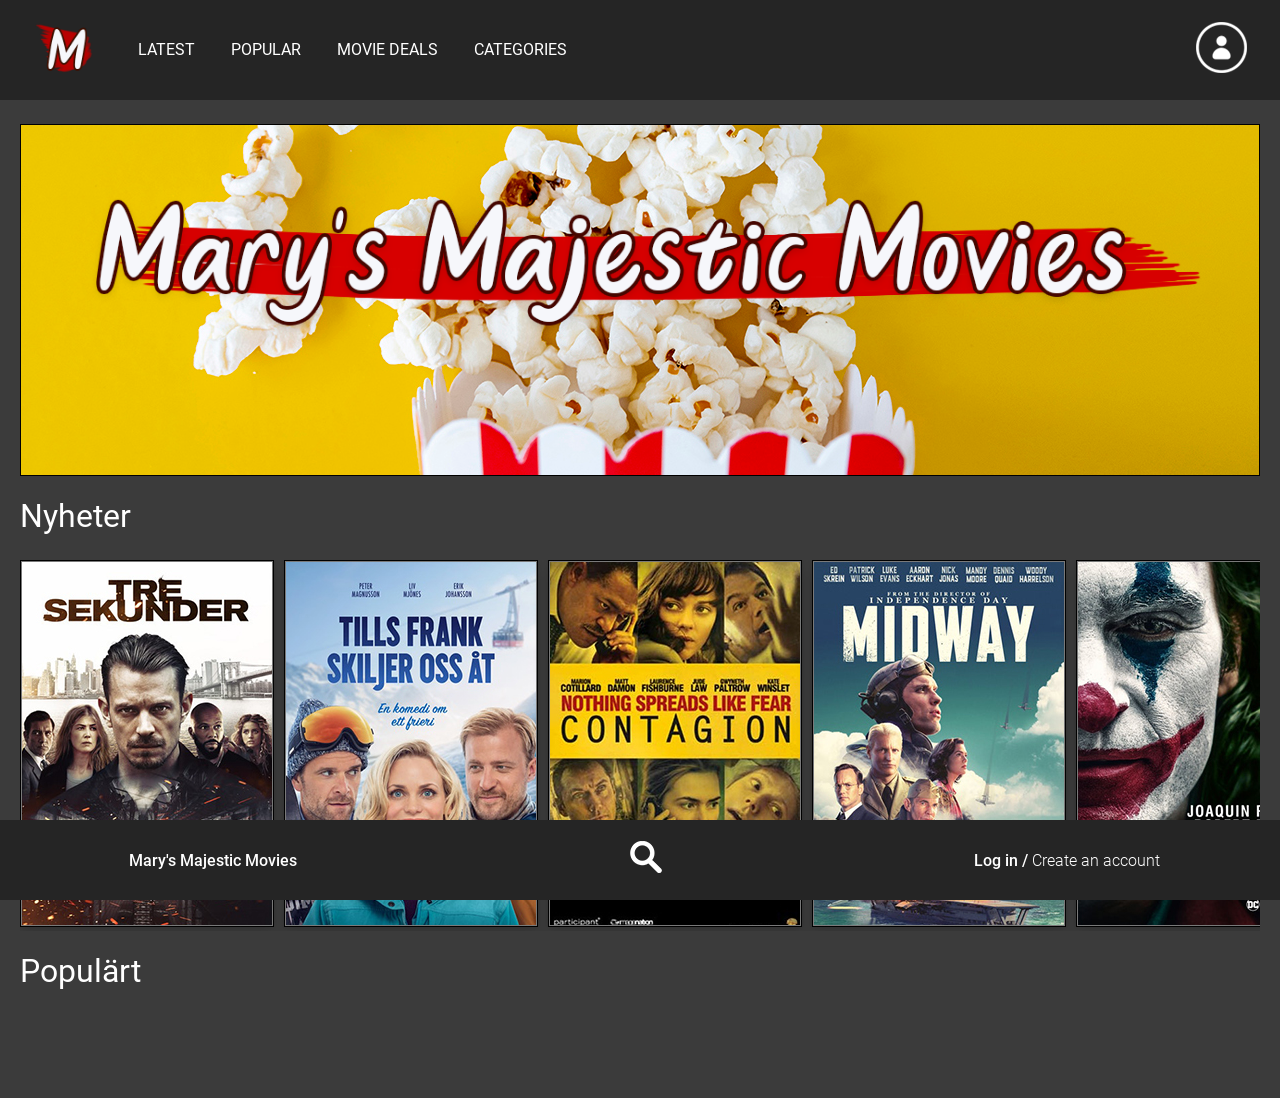
<file: MarysMajesticMovies/Design drafts/index.html>
<!DOCTYPE html>
<html lang="en" xmlns="http://www.w3.org/1999/xhtml">
<head>

  <title>Mary's Majestic Movies</title>
  <script type="text/javascript" src="script.js"></script>
   <link href="style.css" rel="stylesheet" type="text/css">
   <meta charset="UTF-8" name="viewport" content="user-scalable=no">
</head>
  <body id="mainpagebody" onload="document.body.style.opacity='1'">

    <header>
      <img src="logosmall.png" class="logo-small">
      <div class="menu">
        <button class="menubutton" onclick="maincontent.location.href='content.html';document.getElementById('maincontent').frameBorder=0" type="button" value="NYHETER">LATEST</button>
        <button class="menubutton" onclick="maincontent.location.href='popular.html';document.getElementById('maincontent').frameBorder=0" type="button" value="POPULAR">POPULAR</button>
        <button class="menubutton" onclick="maincontent.location.href='offers.html';document.getElementById('maincontent').frameBorder=0" type="button" value="MOVIE DEALS">MOVIE DEALS</button>
        <button class="menubutton">CATEGORIES</button>
      </div>

      <button class="userpanel" onclick="document.getElementById('id01').style.display='block'"></button>

    </header>
    <section>
      <iframe name="maincontent" class="content" src="content.html" frameborder="0" onload="this.style.visibility = 'visible';">
    <p>Your browser does not support iframes.</p>
  </iframe>
    </section>
    <footer>
      <div class="footertitle">Mary's Majestic Movies</div>
        <div class="footersearch">
          <form>
            <input class="search" type="text" name="search">
          </form>
        </div>
      <div class="footeruser">Log in / <a href="register.html" target="maincontent">Create an account</a></div>
    </footer>
  </body>
</html>
</file>
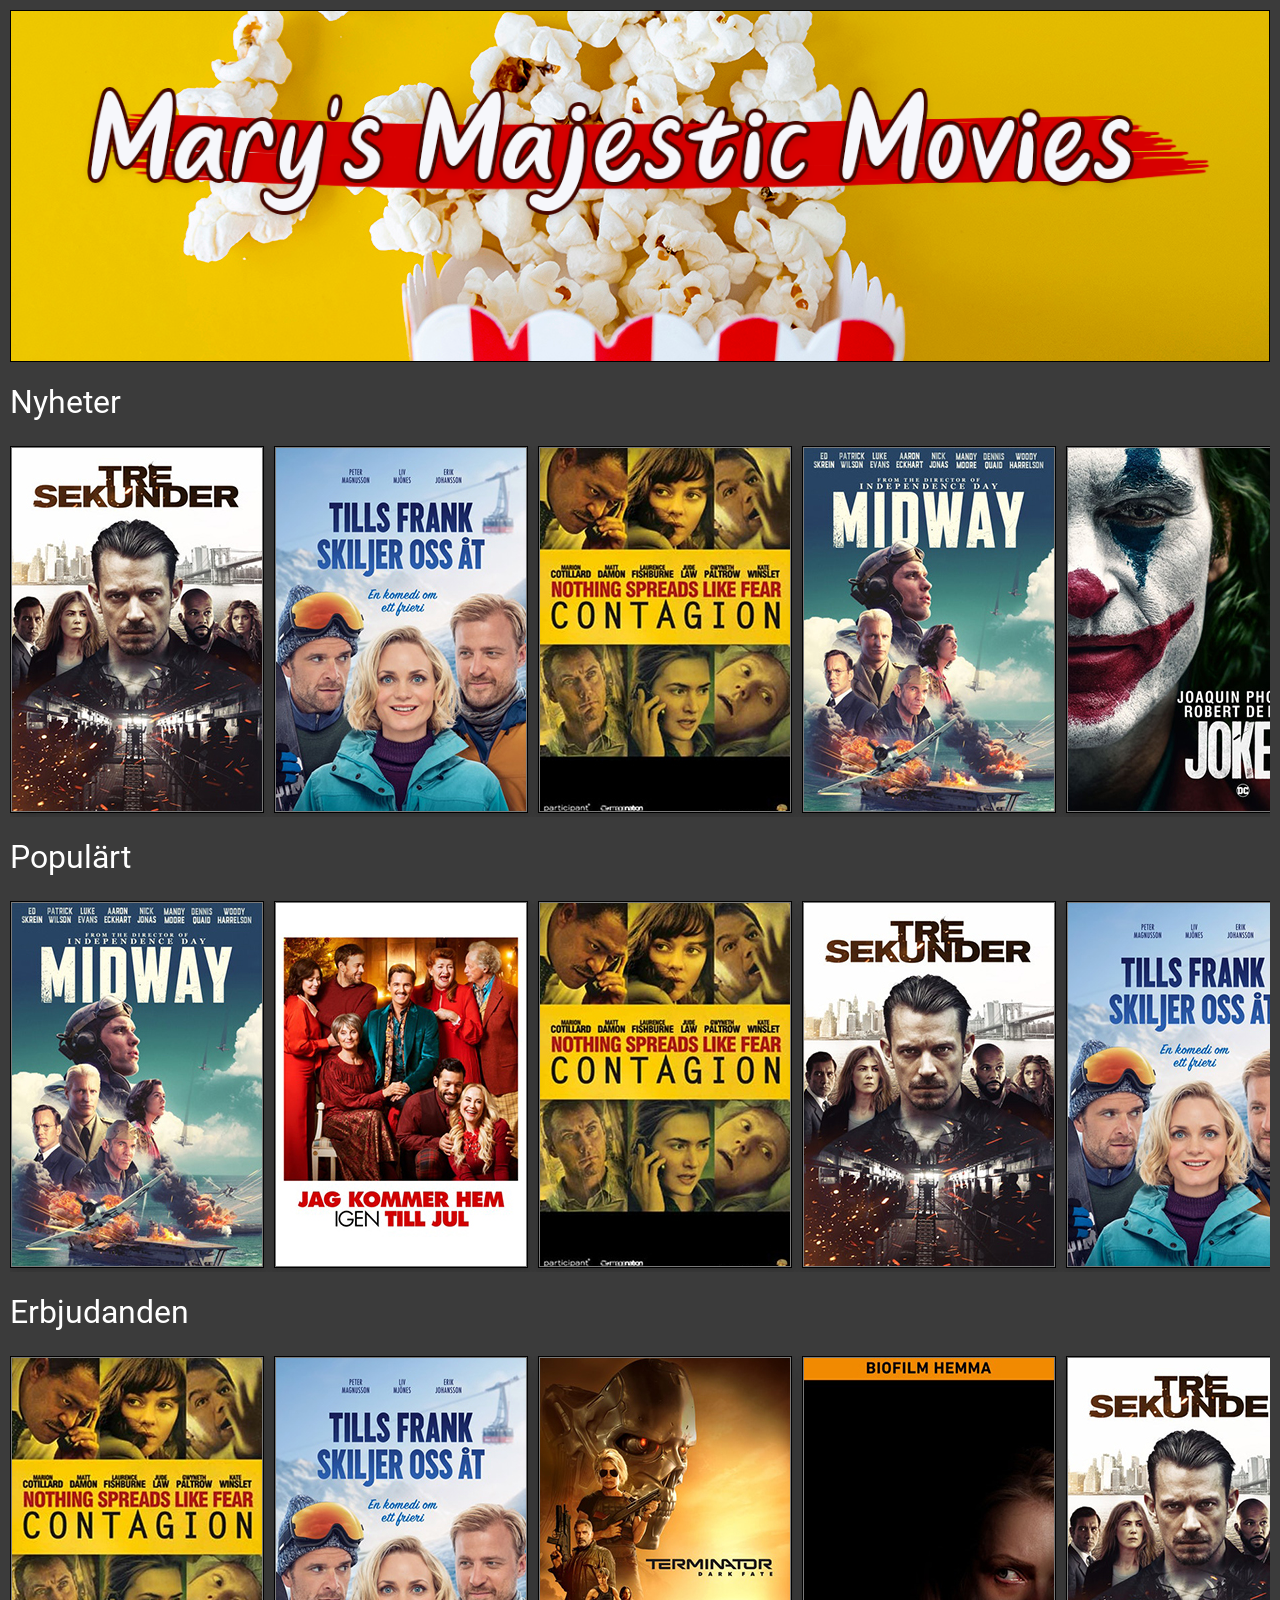
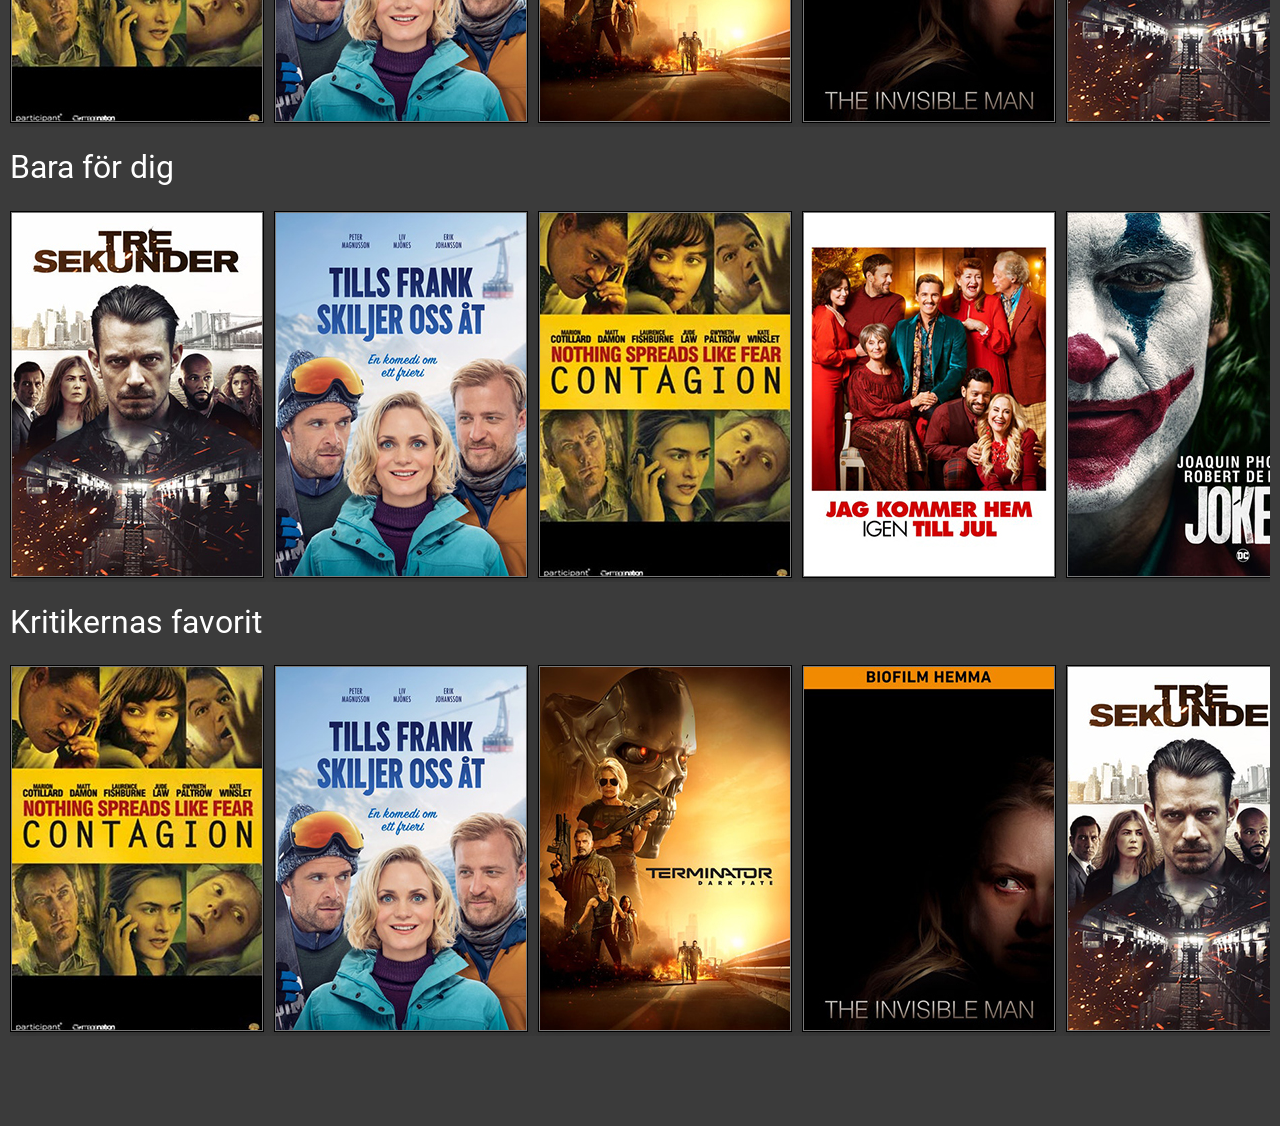
<file: MarysMajesticMovies/Design drafts/content.html>
<!DOCTYPE html>
<html lang="en" xmlns="http://www.w3.org/1999/xhtml">
<head>
  <link href="style.css" rel="stylesheet" type="text/css">
</head>
<body id="mainpagebody">
  <div class="content">
<div class="banner"><img class="logo" src="logo.png"></div>
<h1>Nyheter</h1>
  <div class="scroll">
    <div class="movies">
      <div><img class="movie" src="Filmer/5.jpg"></div>
      <div><img class="movie" src="Filmer/4.jpg"></div>
      <div><img class="movie" src="Filmer/2.jpg"></div>
      <div><img class="movie" src="Filmer/8.jpg"></div>
      <div><img class="movie" src="Filmer/3.jpg"></div>
      <div><img class="movie" src="Filmer/1.jpg"></div>
      <div><img class="movie" src="Filmer/6.jpg"></div>
      <div><img class="movie" src="Filmer/7.jpg"></div>
    </div>
</div>
<h1>Populärt</h1>
<div class="scroll">
  <div class="movies">
    <div><img class="movie" src="Filmer/8.jpg"></div>
    <div><img class="movie" src="Filmer/7.jpg"></div>
    <div><img class="movie" src="Filmer/2.jpg"></div>
    <div><img class="movie" src="Filmer/5.jpg"></div>
    <div><img class="movie" src="Filmer/4.jpg"></div>
    <div><img class="movie" src="Filmer/6.jpg"></div>
    <div><img class="movie" src="Filmer/3.jpg"></div>
    <div><img class="movie" src="Filmer/1.jpg"></div>
  </div>
</div>
<h1>Erbjudanden</h1>
<div class="scroll">
  <div class="movies">
    <div><img class="movie" src="Filmer/2.jpg"></div>
    <div><img class="movie" src="Filmer/4.jpg"></div>
    <div><img class="movie" src="Filmer/6.jpg"></div>
    <div><img class="movie" src="Filmer/1.jpg"></div>
    <div><img class="movie" src="Filmer/5.jpg"></div>
    <div><img class="movie" src="Filmer/7.jpg"></div>
    <div><img class="movie" src="Filmer/8.jpg"></div>
    <div><img class="movie" src="Filmer/3.jpg"></div>
  </div>
</div>
<h1>Bara för dig</h1>
<div class="scroll">
  <div class="movies">
    <div><img class="movie" src="Filmer/5.jpg"></div>
    <div><img class="movie" src="Filmer/4.jpg"></div>
    <div><img class="movie" src="Filmer/2.jpg"></div>
    <div><img class="movie" src="Filmer/7.jpg"></div>
    <div><img class="movie" src="Filmer/3.jpg"></div>
    <div><img class="movie" src="Filmer/1.jpg"></div>
    <div><img class="movie" src="Filmer/6.jpg"></div>
    <div><img class="movie" src="Filmer/7.jpg"></div>
  </div>
</div>
<h1>Kritikernas favorit</h1>
<div class="scroll">
  <div class="movies">
    <div><img class="movie" src="Filmer/2.jpg"></div>
    <div><img class="movie" src="Filmer/4.jpg"></div>
    <div><img class="movie" src="Filmer/6.jpg"></div>
    <div><img class="movie" src="Filmer/1.jpg"></div>
    <div><img class="movie" src="Filmer/5.jpg"></div>
    <div><img class="movie" src="Filmer/7.jpg"></div>
    <div><img class="movie" src="Filmer/8.jpg"></div>
    <div><img class="movie" src="Filmer/3.jpg"></div>
  </div>
</div>
<div id="myModal" class="modal" style="display: none;">
  <iframe src="movieinfo.html" margin="auto" width="100%" height="100%" border="0" frameborder="0">
    <p>Your browser does not support iframes.</p>
</iframe>
</div>
</body>
</html>
</file>
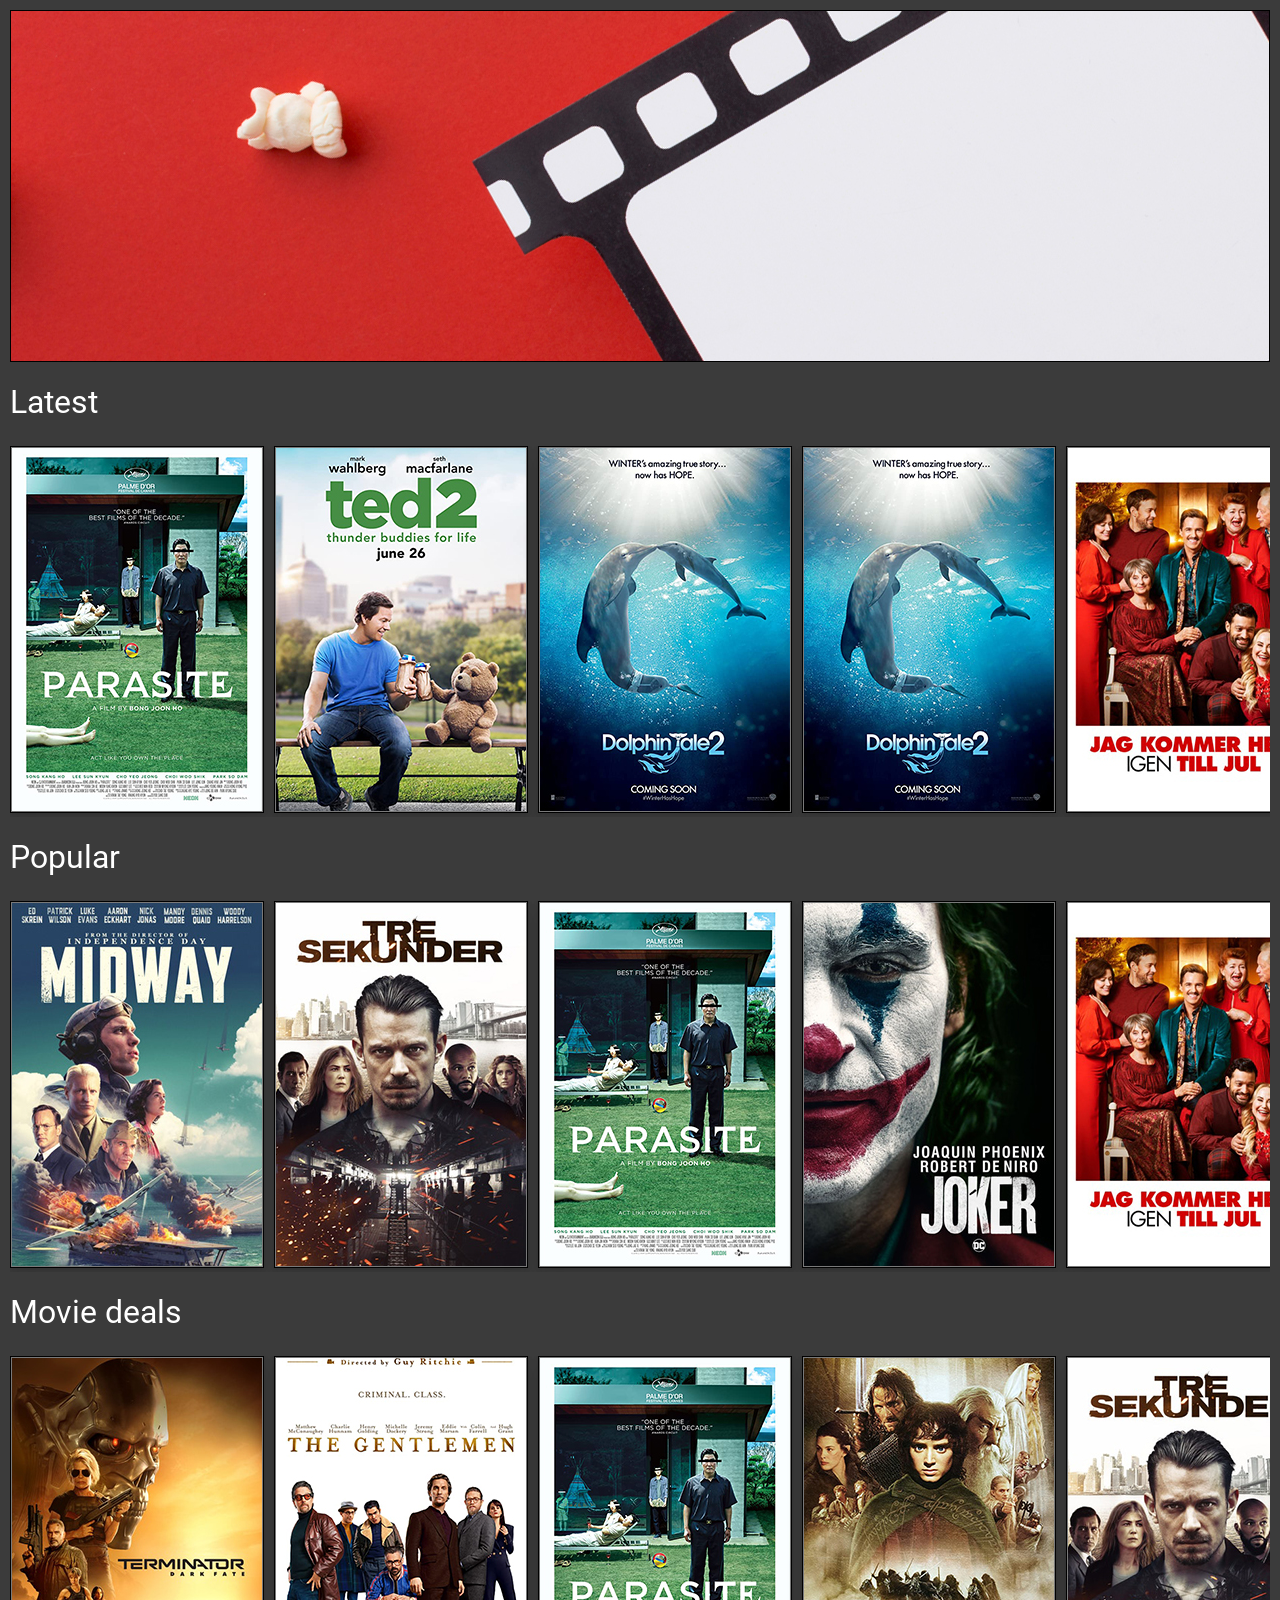
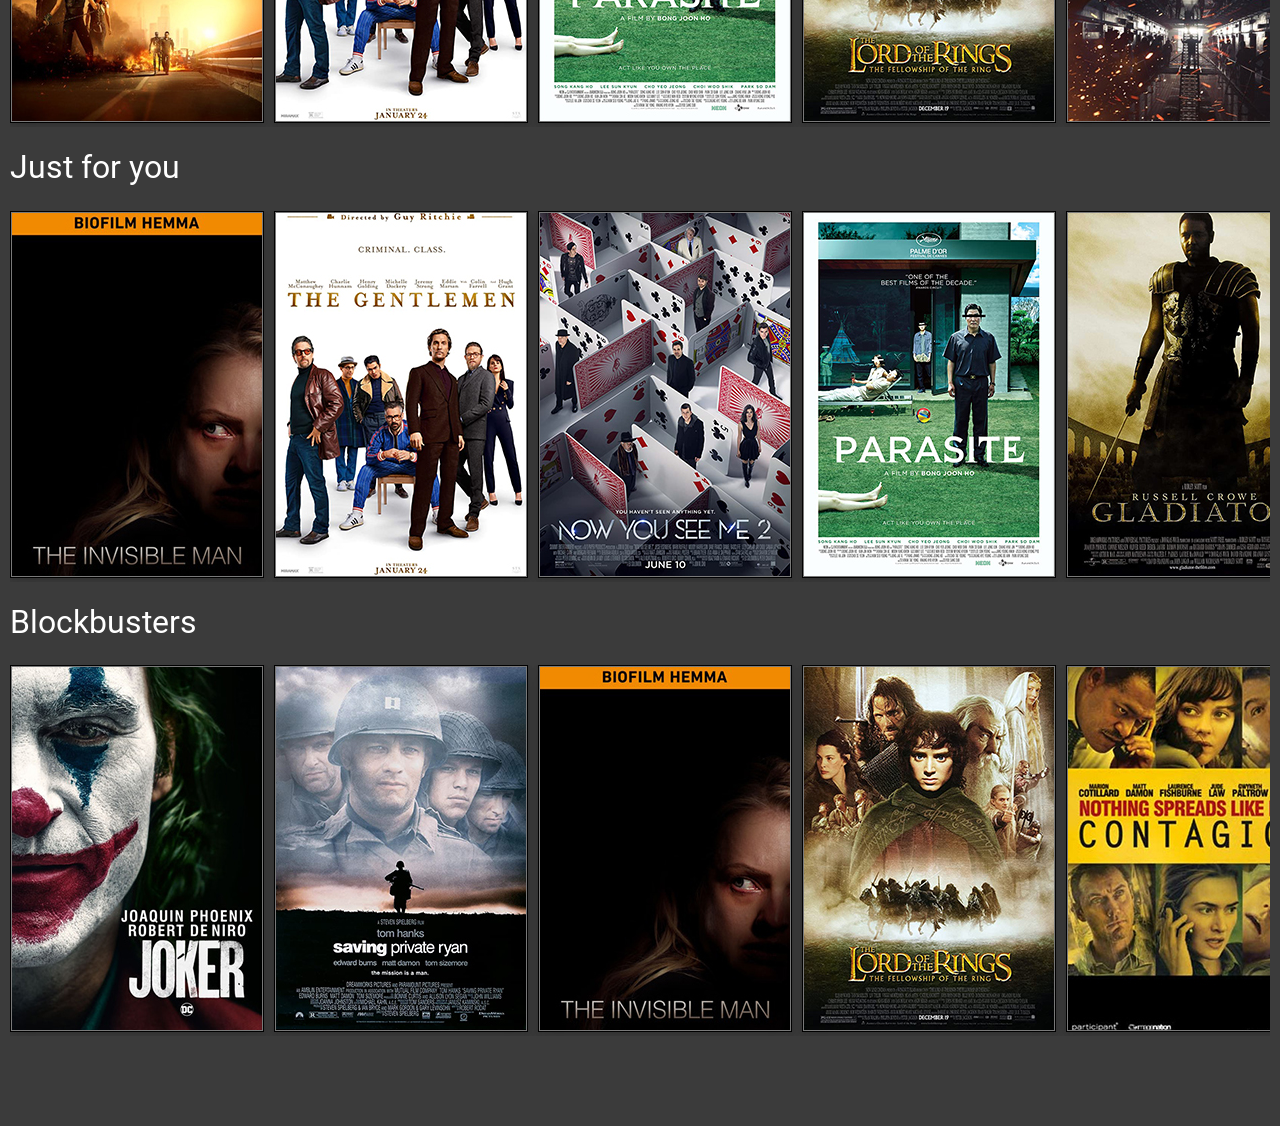
<file: MarysMajesticMovies/Design drafts/offers.html>
<!DOCTYPE html>
<html lang="en" xmlns="http://www.w3.org/1999/xhtml">
<head>
  <script type="text/javascript" src="script.js"></script>
  <link href="style.css" rel="stylesheet" type="text/css">
</head>
<body id="mainpagebody"  onload="randomImg(), randomImg2(), randomImg3(), randomImg4(), randomImg5()">
<div class="content">
<div class="banner2"></div>
<h1>Latest</h1>
<div class="scroll">
    <div class="movies">
      <div id="container"></div>
    </div>
</div>
<h1>Popular</h1>
<div class="scroll">
    <div class="movies">
      <div id="popular"></div>
    </div>
</div>
<h1>Movie deals</h1>
<div class="scroll">
  <div class="movies">
    <div id="movieDeals"></div>
  </div>
</div>
<h1>Just for you</h1>
<div class="scroll">
  <div class="movies">
    <div id="justForYou"></div>
  </div>
</div>
<h1>Blockbusters</h1>
<div class="scroll">
  <div class="movies">
    <div id="blockbusters"></div>
  </div>
</div>
<div id="myModal" class="modal" style="display: none;">
  <iframe src="movieinfo.html" margin="auto" width="100%" height="100%" border="0" frameborder="0">
    <p>Your browser does not support iframes.</p>
</iframe>
</div>
</body>
</html>
</file>
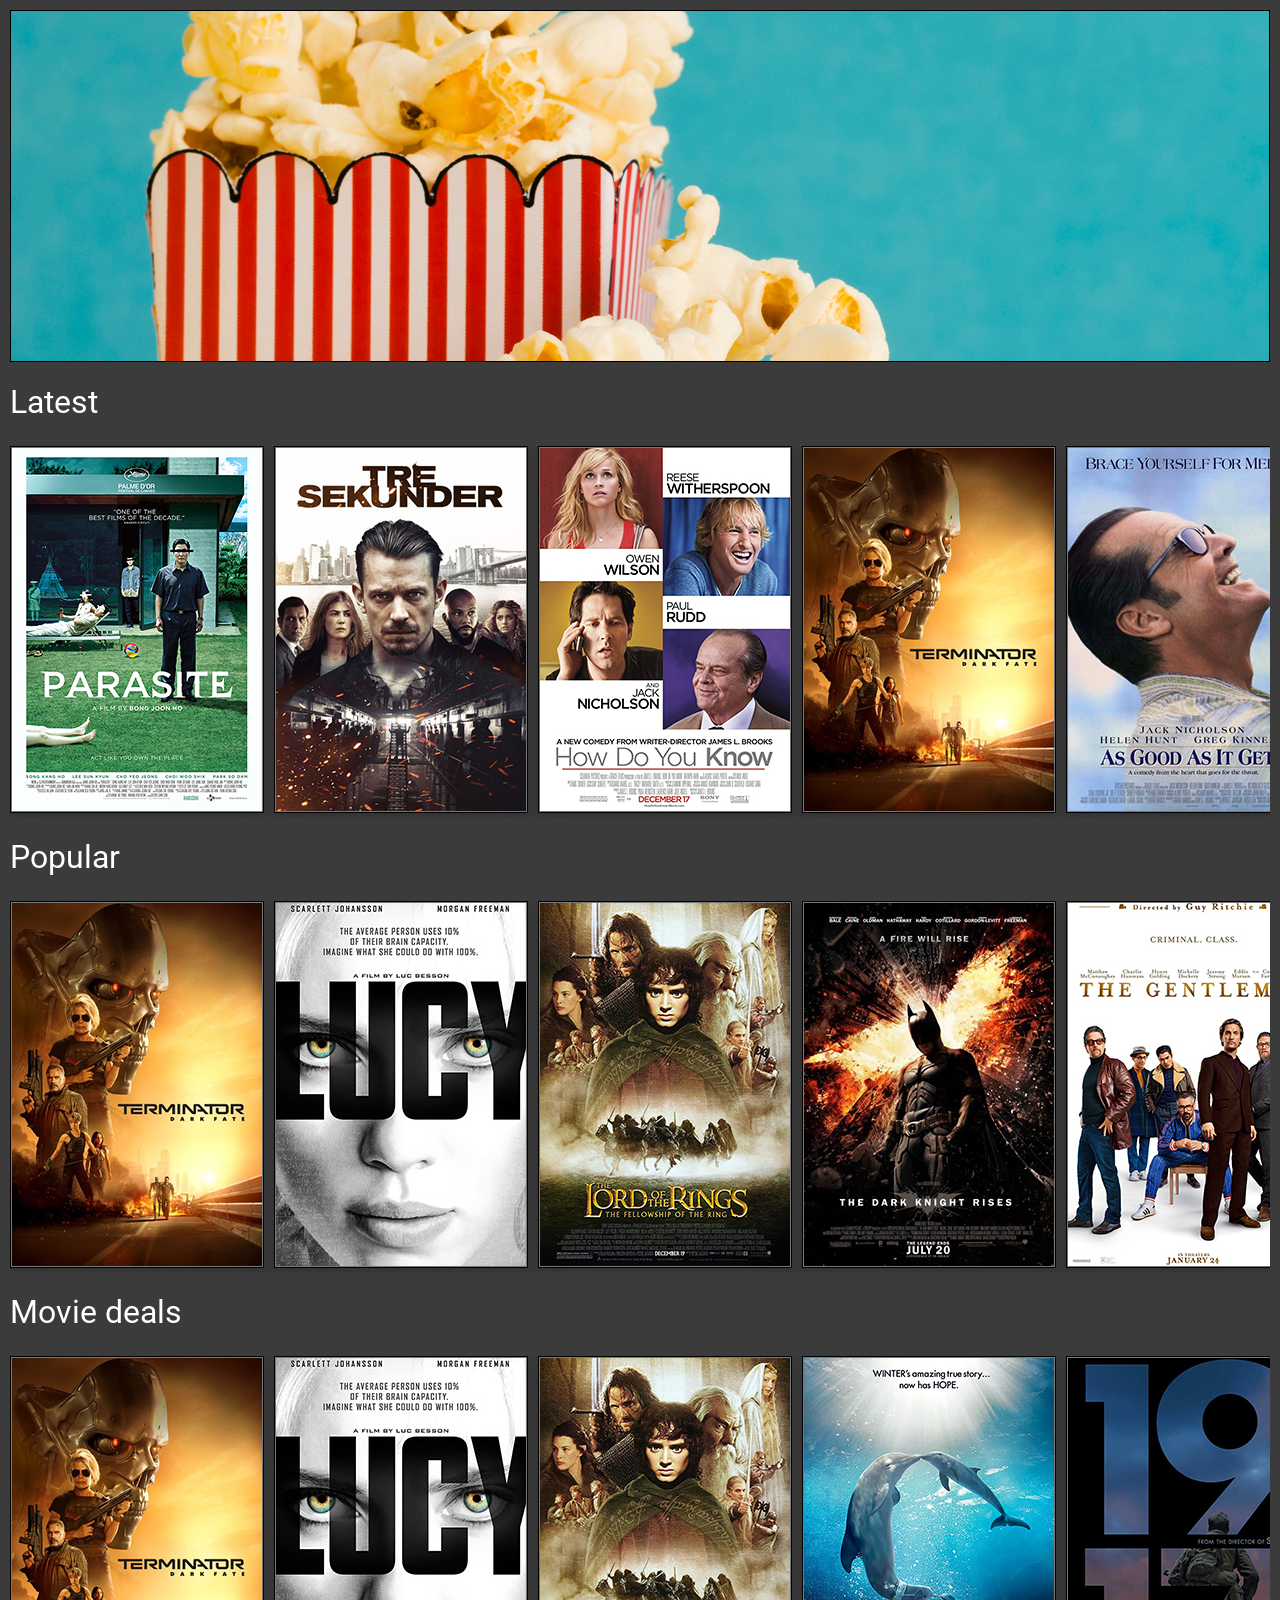
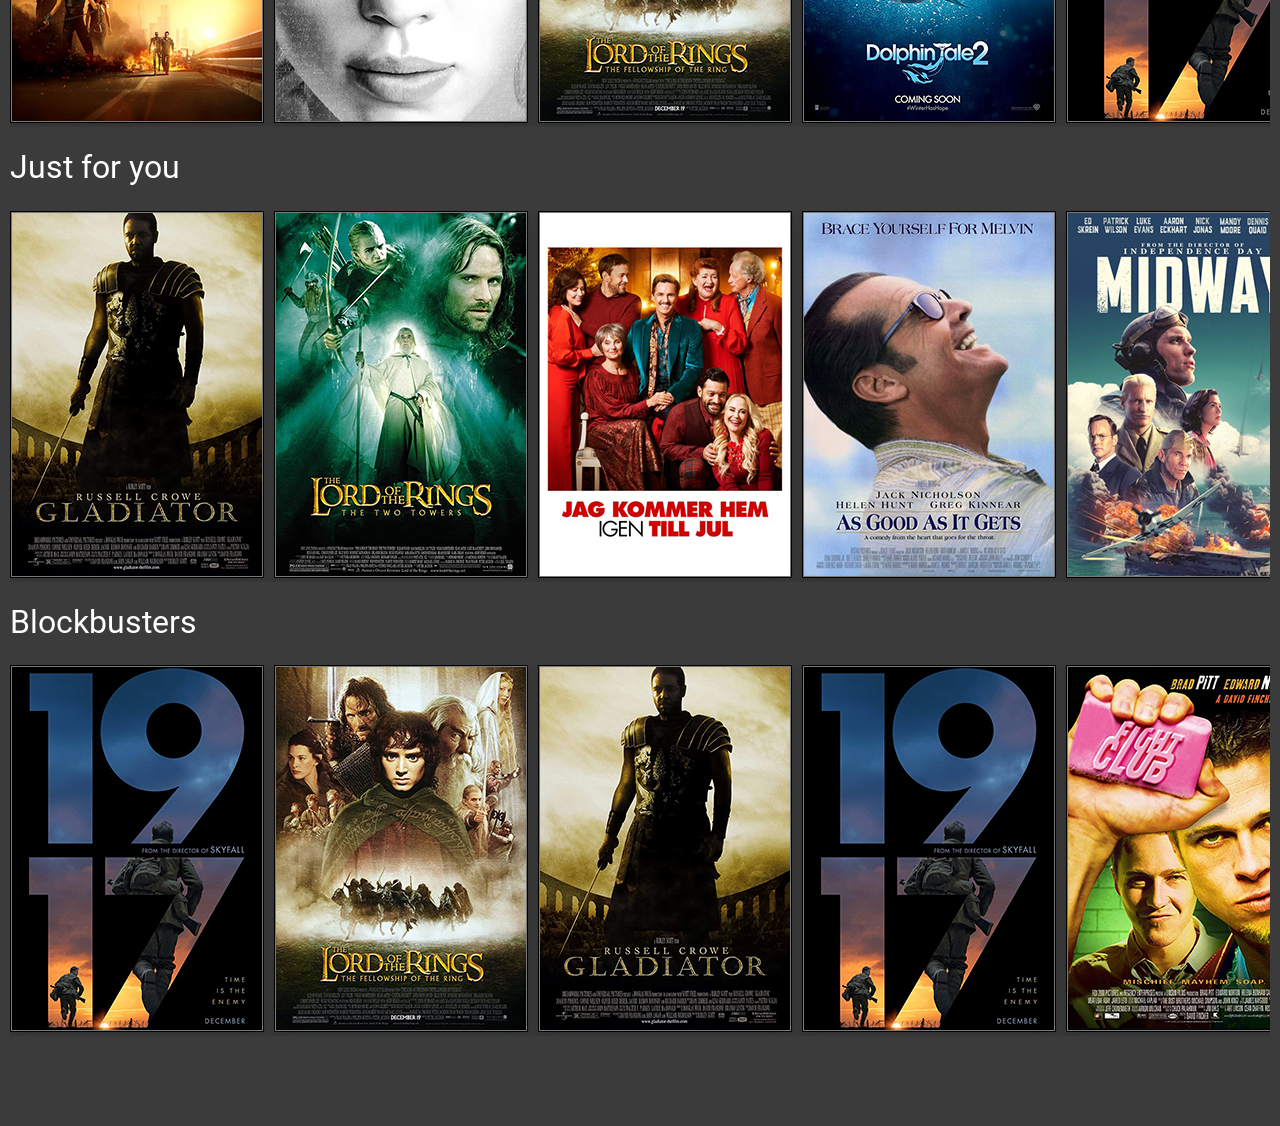
<file: MarysMajesticMovies/Design drafts/popular.html>
<!DOCTYPE html>
<html lang="en" xmlns="http://www.w3.org/1999/xhtml">
<head>
  <script type="text/javascript" src="script.js"></script>
  <link href="style.css" rel="stylesheet" type="text/css">
</head>
<body id="mainpagebody" onload="randomImg(), randomImg2(), randomImg3(), randomImg4(), randomImg5()">
<div class="content">
<div class="banner4"></div>
<h1>Latest</h1>
<div class="scroll" id="latestSection">
    <div class="movies">
      <div id="container"></div>
    </div>
</div>
<h1>Popular</h1>
<div class="scroll" id="popularSection">
    <div class="movies">
      <div id="popular"></div>
    </div>
</div>
<h1>Movie deals</h1>
<div class="scroll" id="dealsSection">
  <div class="movies">
    <div id="movieDeals"></div>
  </div>
</div>
<h1>Just for you</h1>
<div class="scroll" id="jfySection">
  <div class="movies">
    <div id="justForYou"></div>
  </div>
</div>
<h1>Blockbusters</h1>
<div class="scroll" id="classicSection">
  <div class="movies">
    <div id="blockbusters"></div>
  </div>
</div>
<div id="myModal" class="modal" style="display: none;">
  <iframe src="movieinfo.html" margin="auto" width="100%" height="100%" border="0" frameborder="0">
    <p>Your browser does not support iframes.</p>
</iframe>
</div>
</body>
</html>
</file>
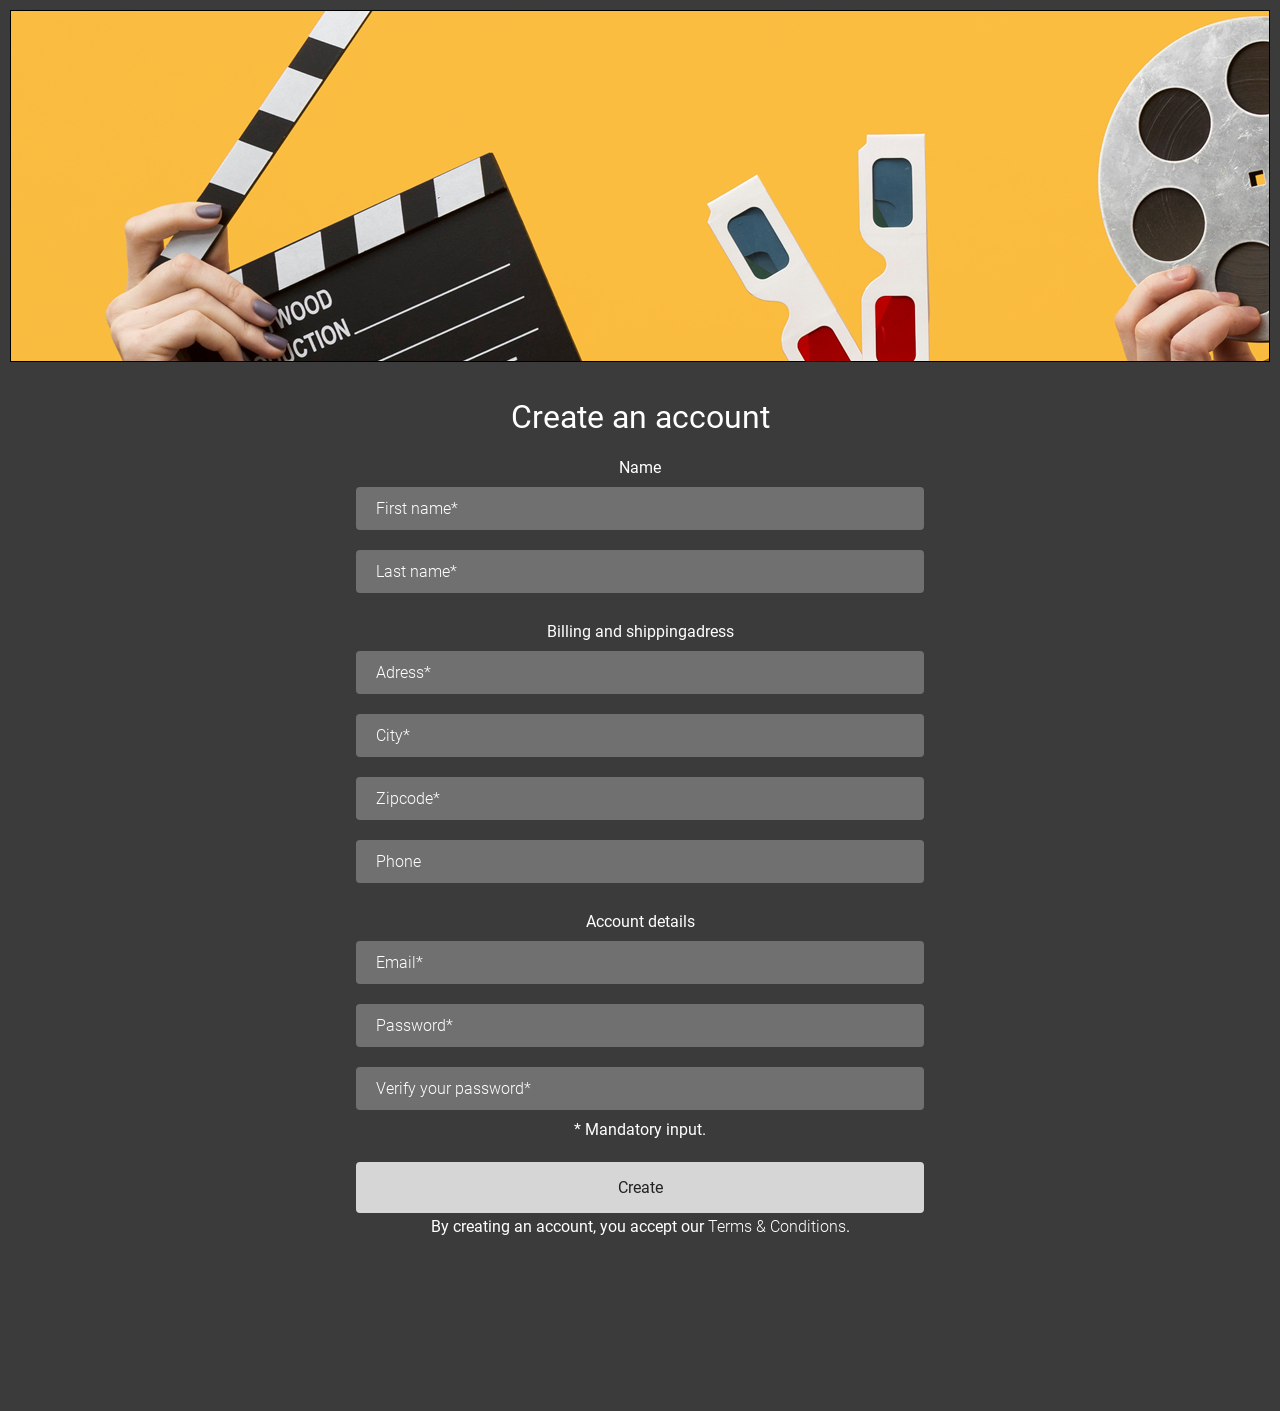
<file: MarysMajesticMovies/Design drafts/register.html>
<!DOCTYPE html>
<html lang="en" xmlns="http://www.w3.org/1999/xhtml">
<head>
  <script type="text/javascript" src="script.js"></script>
  <link href="style.css" rel="stylesheet" type="text/css">
</head>
<body id="mainpagebody">
  <div class="banner3"></div>
  <div class="register">
    <h1> Create an account </h1>
    <form>
      <label for="fname">Name</label><br>
      <input type="text" id="fname" name="fname" placeholder="First name*"><br>
      <input type="text" id="lname" name="lname" placeholder="Last name*"><br><br>

      <label for="fname">Billing and shippingadress</label><br>
      <input type="text" id="adress" name="adress" placeholder="Adress*"><br>
      <input type="text" id="city" name="city" placeholder="City*"><br>
      <input type="text" id="zipcode" name="zipcode" placeholder="Zipcode*"><br>
      <input type="text" id="phone" name="phone" placeholder="Phone"><br><br>

      <label for="fname">Account details</label><br>
      <input type="text" id="mailadress" name="mailadress" placeholder="Email*"><br>
      <input type="password" id="password" name="password" placeholder="Password*"><br>
      <input type="password" id="verifypassword" name="verifypassword" placeholder="Verify your password*"><br>
      * Mandatory input.
      <br><br>
      <input type="submit" value="Create"><br>
      By creating an account, you accept our <a href="#">Terms & Conditions</a>.
    </form>
  </div>
</body>
</html>
</file>
<file: MarysMajesticMovies/Design drafts/style.css>
#mainpagebody {
  background-color: #3b3b3b;
  color: white;
  scroll-behavior: smooth;
  margin: 10px;
  display: flex;
  flex-direction: column;
  animation: fadeInAnimation ease 3s;
  animation-iteration-count: 1;
  animation-fill-mode: forwards;
}

::-webkit-scrollbar {
    display: none;
}

::-webkit-input-placeholder {
  color: white;
}

:-ms-input-placeholder {
  color: white;
}

::placeholder {
  color: white;
}

@keyframes fadeInAnimation {
  0% {opacity: 0;}
  100% {opacity: 1;}
}


#registerbody {
color: white;
overflow: inherit;
background-position: fixed;
background-size: cover;

}


header {
position: fixed;
left: 0;
top: 0;
width: 100%;
padding: 10px;
height: 5em;
margin: auto;
background-color: #252525;
display: flex;
}

footer {
display: flex;
position: fixed;
left: 0;
bottom: 0;
width: 100%;
height: 5em;
background-color: #252525;
color: white;
text-align: center;

}

h1 {
font-size: 2em;
font-family: "Roboto-Regular";
font-weight: normal;
}

h3 {
padding: 5px;
margin: auto;
font-family: "Roboto-Regular";
}


section {
margin-top: 6.5em;
max-width: 100%;
height: 100vh;
}

iframe{
overflow:hidden;
}


.register {
border-radius: 10px;
font-family: "Roboto-Regular";
font-size: 1em;
width: 50%;
margin: auto auto 150px auto;
padding-top: 15px;
padding-bottom: 15px;
text-align: center;
}

form {
margin: auto;
display: inline-block;
width: 95%
}

input {
width: 95%;
padding: 12px 20px;
margin: 10px;
box-sizing: border-box;
}

label {
width: 95%;
margin: 15px;
box-sizing: border-box;
}

input[type=text], input[type=password] {
color: white;
background-color: #707070;
border: none;
border-radius: 4px;
font-size: 1em;
font-family: "Roboto-Light";
}

input.search[type=text] {
width: 1%;
box-sizing: border-box;
border: none;
border-radius: 4px;
font-size: 2em;
background-color: #252525;
background-image: url('magnifying-glass.png');
background-position: 12px 12px;
background-repeat: no-repeat;
padding: 12px 20px 12px 25px;
transition: width 0.4s ease-in-out;
margin: auto;
}

input.search[type=text]:focus {
width: 100%;
border: 1px solid #ccc;
padding: 12px 20px 12px 50px;
}

input[type=button], input[type=submit], input[type=reset] {
background-color: #d6d6d6;
border: none;
color: #222222;
padding: 16px 32px;
text-decoration: none;
margin: 4px 2px;
cursor: pointer;
border-radius: 4px;
font-family: "Roboto-Regular";
font-size: 1em;
}

input[type=button]:hover, input[type=submit]:hover, input[type=reset]:hover {
background-color: #c2c2c2;
border: none;
color: #222222;
padding: 16px 32px;
text-decoration: none;
margin: 4px 2px;
cursor: pointer;
border-radius: 4px;
font-family: "Roboto-Regular";
font-size: 1em;
}

input[type=text]:focus, [type=password]:focus {
  background-color: #282828;
}

.content {
margin-bottom: 5em;
width: 100%;
border: 0;
height: 100%;
overflow: hidden;
}

.menu {
margin-top: 1px;
margin-left: 10px;
padding: 0.8em;
flex: 1;
}

.menubutton {
color: white;
background-color: rgba(0, 0, 0, 0);
border: 0px solid rgba(0,0,0,0);
padding: 1em;
font-family: "Roboto-Regular";
font-size: 1em;
display: inline-block;
vertical-align: middle;
transition-duration: 0.2s;
flex: 1;
}

.menubutton:hover {
background-color: white;
color: #123747;
font-family: "Roboto-Regular";
}

.menubutton:active{
background-color: white;
color: #123747;
font-family: "Roboto-Regular";
}

.userpanel {
background-color: rgba(0, 0, 0, 0);
background-image: url(usericon.png);
background-repeat: no-repeat;
margin-top: 0.9em;
margin-right: 3em;
height: 56px;
width: 56px;
float: right;

border: 0;
}

.userpanel:hover {
background-image: url(usericon_hovered.png);
background-repeat: no-repeat;
margin-top: 0.9em;
margin-right: 3em;
height: 56px;
width: 56px;
float: right;

}


.footertitle {
font-size: 1em;
color: white;
font-family: "Roboto-Medium";

flex: 1;
flex-grow: 1;
align-self: center;
}

.footersearch {
font-size: 1em;
color: white;
font-family: "Roboto-Medium";
flex: 2;
flex-grow: 1;
align-self: center;
}

.footeruser {
font-size: 1em;
color: white;
font-family: "Roboto-Medium";
flex: 3;
flex-grow: 1;
align-self: center;
}

.scroll {
position: relative;
white-space: nowrap;
overflow-x: visible;
overflow-y: hidden;
}

.movies {
margin-top: 3px;
display: flex;
flex-wrap: row wrap;
flex-direction: row;
max-width: 100%;
height: 100%;
scroll-behavior: smooth;
box-sizing: border-box;
white-space: nowrap;
overflow-x: visible;
overflow-y: clip;
-webkit-overflow-scrolling: touch;
position: relative;
white-space: nowrap;
}

.movie {
margin-right: 10px;
transition: transform .2s;
box-shadow: 0 12px 16px 0 rgba(0,0,0,0.1), 0 0 5px 0 rgba(0,0,0,0.1);
}

.movie:hover {
transform: scale(1.02);
box-shadow: 0 12px 16px 0 rgba(0,0,0,0.2), 0 0 5px 0 rgba(0,0,0,0.2);
}

.banner {
background-image: url(banner.jpg);
height: 350px;
border: 1px solid black;
}

.banner2 {
background-image: url(banner2.jpg);
height: 350px;
border: 1px solid black;
}

.banner3 {
background-image: url(banner3.jpg);
height: 350px;
border: 1px solid black;
}

.banner4 {
background-image: url(banner4.jpg);
height: 350px;
border: 1px solid black;
}

.logo-small {
margin-left: 25px;
margin-right: auto;
margin-top: 7px;
width: 100%;
width: 64px;
height: 64px;
}

.logo {
max-width: 1338px;
margin: auto;
width: 100%;
}

.movieclick {
background-color: rgb(0,0,0,0);
border: none;
color: rgb(0,0,0);

}

.modal {
display: none; /* Hidden by default */
position: fixed;
top: 50%;
left: 50%;
transform: translate(-50%, -50%);
z-index: 1; /* Sit on top */
padding-top: 50%;
width: 100%; /* Full width */
height: 100%; /* Full height */
overflow: auto; /* Enable scroll if needed */
background-color: rgb(0,0,0); /* Fallback color */
background-color: rgba(0,0,0,0.4); /* Black w/ opacity */
}

.modal-content {
position: relative;
background-color: #222222;
margin: auto;
align-self: center;
border: 1px solid rgba(0,0,0,0);
width: 100%;
box-shadow: 0 4px 8px 0 rgba(0,0,0,0.2),0 6px 20px 0 rgba(0,0,0,0.19);
-webkit-animation-name: animatetop;
-webkit-animation-duration: 0.4s;
animation-name: animatetop;
animation-duration: 0.2s
}


@-webkit-keyframes animatetop {
from {top:-300px; opacity:0}
to {top:0; opacity:1}
}

@keyframes animatetop {
from {top:-300px; opacity:0}
to {top:0; opacity:1}
}

.close {
color: white;
float: right;
font-size: 40px;
font-weight: bold;
}

.close:hover,
.close:focus {
color: #000;
text-decoration: none;
cursor: pointer;
}

.modal-header {
padding: 2px 16px;
background-color: #1b1b1b;
color: white;
font-family: "Roboto-Medium";
}

.modal-body {
padding: 2px 16px;
font-family: "Roboto-Light";
}

.modal-footer {
padding: 2px 16px;
background-color: #1b1b1b;
color: white;
font-family: "Roboto-Medium";
}

a:link {
font-family: "Roboto-Light";
text-decoration: none;
color: white;
}
a:hover {
font-family: "Roboto-Light";
text-decoration: underline;
color: white;
}
a:visited {
font-family: "Roboto-Light";
text-decoration: none;
color: white;color: white;
}
a:active {
font-family: "Roboto-Light";
text-decoration: none;
color: white;
}

@font-face {
font-family: "Roboto-Regular";
src: url(Roboto-Regular.ttf);
}

@font-face {
font-family: "Roboto-Light";
src: url(Roboto-Light.ttf);
}

@font-face {
font-family: "Roboto-Medium";
src: url(Roboto-Medium.ttf);
}

@media screen and (max-width: 992px) and (min-width: 500px) {
header {
height: 7.5em;
}
footer {
height: 7.5em;
}

h1 {
font-size: 2.6em;
}

.logo-small {
margin-left: 25px;
margin-right: auto;
margin-top: 14px;
width: 84px;
height: 84px;
}

.menubutton {
font-size: 1.4em;

}
.footertitle {
font-size: 1.7em;
}
.footeruser {
font-size: 1.7em;
margin-right: 15px;
}
.userpanel {
padding: 1.7em;
margin-top: 2em;
}
.userpanel:hover {
padding: 1.7em;
margin-top: 2em;
}
.menu {
margin-top: 0.5em;
padding: 0.8em;
flex: 1;
}
.modal-content {
width: 100%;
}
section {
margin-top: 10em;
height: 100vh;
overflow-x: hidden;
}

.register {
width: 100%;
}

.register {
font-size: 2em;
}

input.search[type=text] {
font-size: 3em;
background-position: 26px 26px;
padding: 12px 75px 12px 5px;
margin: auto;
}

input.search[type=text]:focus {
padding: 12px 30px 12px 50px;
margin: auto;
}<
</file>
